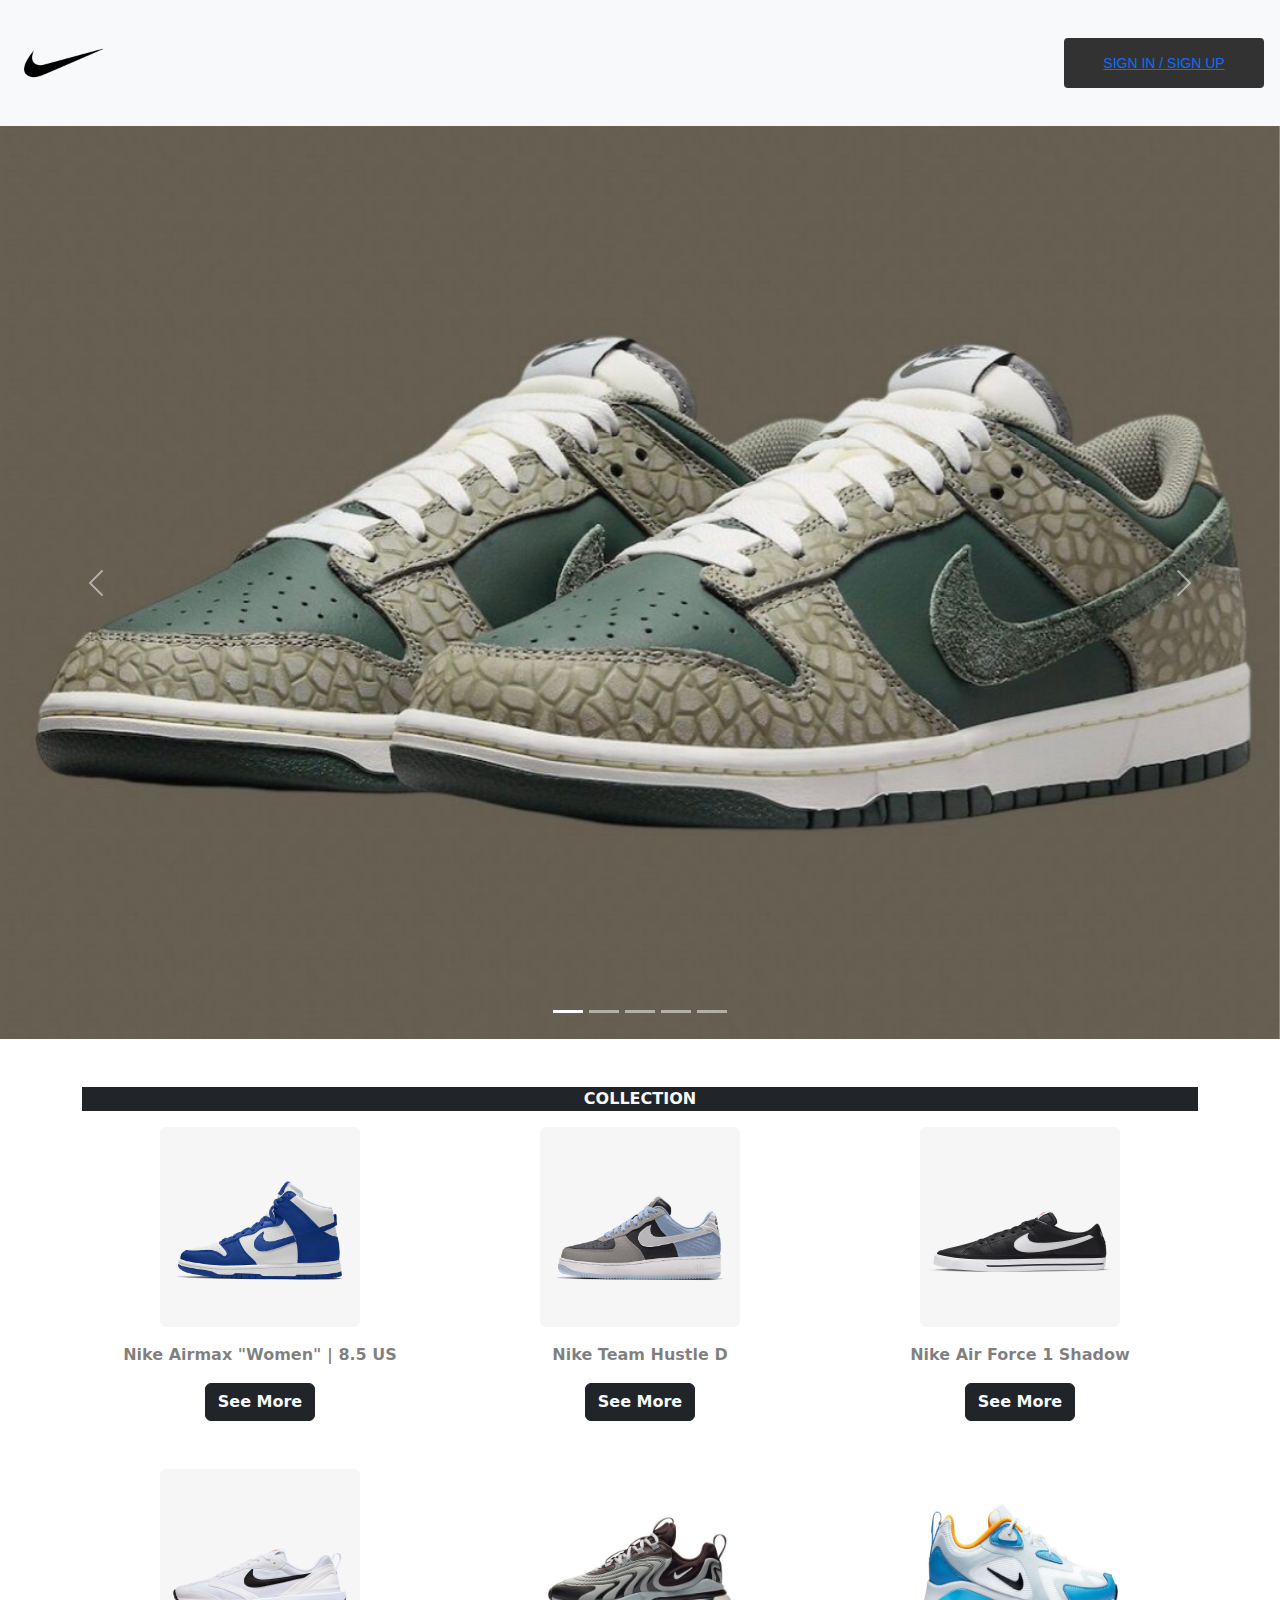
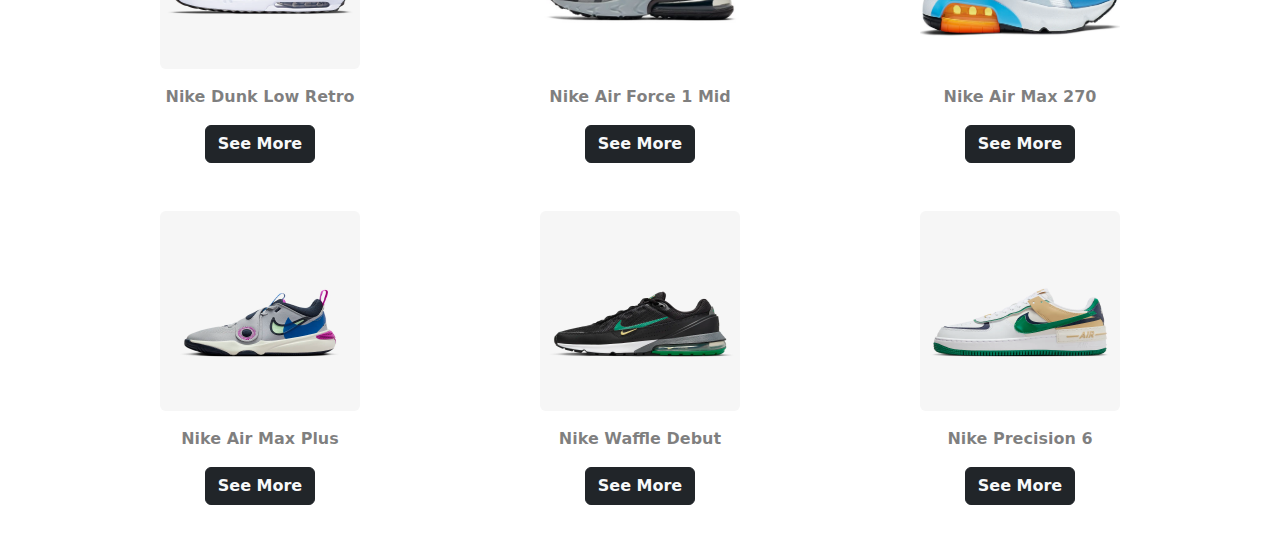
<file: index.html>
<!DOCTYPE html>
<html lang="en">

<head>
    <meta charset="UTF-8">
    <meta name="viewport" content="width=device-width, initial-scale=1.0">
    <link href="https://cdn.jsdelivr.net/npm/bootstrap@5.3.3/dist/css/bootstrap.min.css" rel="stylesheet"
        integrity="sha384-QWTKZyjpPEjISv5WaRU9OFeRpok6YctnYmDr5pNlyT2bRjXh0JMhjY6hW+ALEwIH" crossorigin="anonymous">
    <title>Kick Shoes Web</title>
</head>

<body>

    <!---navbar--->
    <nav class="navbar navbar-expand-sm bg-light navbar-dark">
        <div class="container-fluid">
            <a class="navbar-brand" href="#">
                <img src="Image/nike-4-logo-png-transparent.png" alt="MaH-logo Logo" style="width: 100px; height: 100px;">
            </a>
        </div>
        <style>
            .custom-btn {
                height: 50px;
                width: 200px;
                background-color: #323232;
                color: #000000;
                text-align: center;
                font-family: Arial, Helvetica, sans-serif;
            }
        </style>
        <div class="me-3">
            <button type="button" class="btn custom-btn btn-sm"><a href="signinup.html">SIGN IN / SIGN UP</a></button>
        </div>
    </nav>

    <!--carousel-->
    <div id="demo" class="carousel slide" data-bs-ride="carousel">

        <!-- Indicators/dots -->
        <div class="carousel-indicators">
            <button type="button" data-bs-target="#demo" data-bs-slide-to="0" class="active"></button>
            <button type="button" data-bs-target="#demo" data-bs-slide-to="1"></button>
            <button type="button" data-bs-target="#demo" data-bs-slide-to="2"></button>
            <button type="button" data-bs-target="#demo" data-bs-slide-to="3"></button>
            <button type="button" data-bs-target="#demo" data-bs-slide-to="4"></button>
        </div>

        <!-- The slideshow/carousel -->
        <div class="carousel-inner">
            <div class="carousel-item active">
                <img src="Image/12.jpg" alt="Los Angeles" class="d-block w-100">
            </div>
            <div class="carousel-item">
                <img src="Image/13.jpeg" alt="Chicago" class="d-block w-100">
            </div>
            <div class="carousel-item">
                <img src="Image/13.jpeg" alt="New York" class="d-block w-100">
            </div>
            <div class="carousel-item">
                <img src="Image/15.jpeg" alt="New York" class="d-block w-100">
            </div>
            <div class="carousel-item">
                <img src="Image/16.jpeg" alt="New York" class="d-block w-100">
            </div>
        </div>

        <!-- Left and right controls/icons -->
        <button class="carousel-control-prev" type="button" data-bs-target="#demo" data-bs-slide="prev">
            <span class="carousel-control-prev-icon"></span>
        </button>
        <button class="carousel-control-next" type="button" data-bs-target="#demo" data-bs-slide="next">
            <span class="carousel-control-next-icon"></span>
        </button>
    </div>

    <!--Header-->

    <!--Section Description-->
    <div class="container mt-5">
        <strong>
            <p class="text-center text-bg-dark text-wrap text-light">COLLECTION</p>
        </strong>
    </div>

    <!--Columns-->
    <div class="container text-center">
        <div class="row align-items-start">
            <div class="col">
                <img src="Image/1.png" class="rounded" height="200px" width="200px" alt="mah-bag-white">
                <p class="text-center mt-3 text-black-50"><strong>Nike Airmax "Women" | 8.5 US</strong></p>
                <!-- Button to Open the Modal -->
                <button type="button" class="btn btn-dark text-light" data-bs-toggle="modal"
                    data-bs-target="#myModal"><strong> See More</strong>
                </button>

                <!-- The Modal -->
                <div class="modal" id="myModal">
                    <div class="modal-dialog">
                        <div class="modal-content">

                            <!-- Modal Header -->
                            <div class="modal-header">
                                <h4 class="modal-title">Nike Airmax "Women" | 8.5 US</h4>
                                <button type="button" class="btn-close" data-bs-dismiss="modal"></button>
                            </div>

                            <!-- Modal body -->
                            <div class="modal-body">
                                Air for Running
Run farther. Do it for longer. Built to last with each step, Nike Air Zoom absorbs impact so that you can take the world in strides. Time to outpace your fiercest competition: yourself.

Pictured: AlphaFly 3, Pegasus 41, Air Zoom Maxfly 2 in the Nike Blueprint Pack.

                            </div>

                            <!-- Modal footer -->
                            <div class="modal-footer">
                                <button type="button" class="btn btn-warning text-light"
                                    data-bs-dismiss="modal">Close</button>
                            </div>

                        </div>
                    </div>
                </div>
            </div>
            <div class="col">
                <img src="Image/2.png" class="rounded" height="200px" width="200px" alt="mah-bag-pink">
                <p class="text-center mt-3 text-black-50"><strong>Nike Team Hustle D</strong></p>
                <!-- Button to Open the Modal -->
                <button type="button" class="btn btn-warning btn-dark text-light" data-bs-toggle="modal"
                    data-bs-target="#myModal"><strong> See More</strong>
                </button>

                <!-- The Modal -->
                <div class="modal" id="myModal">
                    <div class="modal-dialog">
                        <div class="modal-content">

                            <!-- Modal Header -->
                            <div class="modal-header">
                                <h4 class="modal-title">Nike Team Hustle D</h4>
                                <button type="button" class="btn-close" data-bs-dismiss="modal"></button>
                            </div>

                            <!-- Modal body -->
                            <div class="modal-body">
                                Air for Running
Run farther. Do it for longer. Built to last with each step, Nike Air Zoom absorbs impact so that you can take the world in strides. Time to outpace your fiercest competition: yourself.

Pictured: AlphaFly 3, Pegasus 41, Air Zoom Maxfly 2 in the Nike Blueprint Pack.
                            </div>

                            <!-- Modal footer -->
                            <div class="modal-footer">
                                <button type="button" class="btn btn-warning text-light"
                                    data-bs-dismiss="modal">Close</button>
                            </div>

                        </div>
                    </div>
                </div>
            </div>
            <div class="col">
                <img src="Image/3.png" class="rounded" height="200px" width="200px" alt="mah-bag-green">
                <p class="text-center mt-3 text-black-50"><strong>Nike Air Force 1 Shadow</strong></p>
                <!-- Button to Open the Modal -->
                <button type="button" class="btn btn-dark text-light" data-bs-toggle="modal"
                    data-bs-target="#myModal"><strong> See More</strong>
                </button>

                <!-- The Modal -->
                <div class="modal" id="myModal">
                    <div class="modal-dialog">
                        <div class="modal-content">

                            <!-- Modal Header -->
                            <div class="modal-header">
                                <h4 class="modal-title">Nike Air Force 1 Shadow</h4>
                                <button type="button" class="btn-close" data-bs-dismiss="modal"></button>
                            </div>

                            <!-- Modal body -->
                            <div class="modal-body">
                                Air for Running
Run farther. Do it for longer. Built to last with each step, Nike Air Zoom absorbs impact so that you can take the world in strides. Time to outpace your fiercest competition: yourself.

Pictured: AlphaFly 3, Pegasus 41, Air Zoom Maxfly 2 in the Nike Blueprint Pack.
                            </div>

                            <!-- Modal footer -->
                            <div class="modal-footer">
                                <button type="button" class="btn btn-warning text-light"
                                    data-bs-dismiss="modal">Close</button>
                            </div>

                        </div>
                    </div>
                </div>
            </div>
        </div>
    </div>
    <div class="container text-center mt-5">
        <div class="row align-items-start">
            <div class="col">
                <img src="Image/4.png" class="rounded" height="200px" width="200px" alt="mah-bag-yellow">
                <p class="text-center mt-3 text-black-50"><strong>Nike Dunk Low Retro</strong></p>
                <!-- Button to Open the Modal -->
                <button type="button" class="btn btn-warning btn-dark text-light" data-bs-toggle="modal"
                    data-bs-target="#myModal"><strong> See More</strong>
                </button>

                <!-- The Modal -->
                <div class="modal" id="myModal">
                    <div class="modal-dialog">
                        <div class="modal-content">

                            <!-- Modal Header -->
                            <div class="modal-header">
                                <h4 class="modal-title">Nike Dunk Low Retro</h4>
                                <button type="button" class="btn-close" data-bs-dismiss="modal"></button>
                            </div>

                            <!-- Modal body -->
                            <div class="modal-body">
                                Air for Running
Run farther. Do it for longer. Built to last with each step, Nike Air Zoom absorbs impact so that you can take the world in strides. Time to outpace your fiercest competition: yourself.

Pictured: AlphaFly 3, Pegasus 41, Air Zoom Maxfly 2 in the Nike Blueprint Pack.
                            </div>

                            <!-- Modal footer -->
                            <div class="modal-footer">
                                <button type="button" class="btn btn-warning text-light"
                                    data-bs-dismiss="modal">Close</button>
                            </div>

                        </div>
                    </div>
                </div>
            </div>
            <div class="col">
                <img src="Image/m613590.jpeg" class="rounded" height="200px" width="200px" alt="mah-bag-black">
                <p class="text-center mt-3 text-black-50"><strong>Nike Air Force 1 Mid</strong></p>
                <!-- Button to Open the Modal -->
                <button type="button" class="btn btn-warning btn-dark text-light" data-bs-toggle="modal"
                    data-bs-target="#myModal"><strong> See More</strong>
                </button>

                <!-- The Modal -->
                <div class="modal" id="myModal">
                    <div class="modal-dialog">
                        <div class="modal-content">

                            <!-- Modal Header -->
                            <div class="modal-header">
                                <h4 class="modal-title">Nike Air Force 1 Mid</h4>
                                <button type="button" class="btn-close" data-bs-dismiss="modal"></button>
                            </div>

                            <!-- Modal body -->
                            <div class="modal-body">
                                Air for Running
Run farther. Do it for longer. Built to last with each step, Nike Air Zoom absorbs impact so that you can take the world in strides. Time to outpace your fiercest competition: yourself.

Pictured: AlphaFly 3, Pegasus 41, Air Zoom Maxfly 2 in the Nike Blueprint Pack.
                            </div>

                            <!-- Modal footer -->
                            <div class="modal-footer">
                                <button type="button" class="btn btn-warning text-light"
                                    data-bs-dismiss="modal">Close</button>
                            </div>

                        </div>
                    </div>
                </div>
            </div>
            <div class="col">
                <img src="Image/Nike-Air-Max-200-White-University-Blue-W.webp" class="rounded" height="200px" width="200px" alt="mah-bag-orange">
                <p class="text-center mt-3 text-black-50"><strong>Nike Air Max 270</strong></p>
                <!-- Button to Open the Modal -->
                <button type="button" class="btn btn-warning btn-dark text-light" data-bs-toggle="modal"
                    data-bs-target="#myModal"><strong> See More</strong>
                </button>

                <!-- The Modal -->
                <div class="modal" id="myModal">
                    <div class="modal-dialog">
                        <div class="modal-content">

                            <!-- Modal Header -->
                            <div class="modal-header">
                                <h4 class="modal-title">Nike Air Max 270</h4>
                                <button type="button" class="btn-close" data-bs-dismiss="modal"></button>
                            </div>

                            <!-- Modal body -->
                            <div class="modal-body">
                                Air for Running
Run farther. Do it for longer. Built to last with each step, Nike Air Zoom absorbs impact so that you can take the world in strides. Time to outpace your fiercest competition: yourself.

Pictured: AlphaFly 3, Pegasus 41, Air Zoom Maxfly 2 in the Nike Blueprint Pack.
                            </div>

                            <!-- Modal footer -->
                            <div class="modal-footer">
                                <button type="button" class="btn btn-warning text-light"
                                    data-bs-dismiss="modal">Close</button>
                            </div>

                        </div>
                    </div>
                </div>
            </div>
            <div class="container text-center mt-5">
                <div class="row align-items-start">
                    <div class="col">
                        <img src="Image/7.png" class="rounded" height="200px" width="200px"
                            alt="mah-bag-yellow">
                        <p class="text-center mt-3 text-black-50"><strong>Nike Air Max Plus</strong>
                        </p>
                        <!-- Button to Open the Modal -->
                        <button type="button" class="btn btn-warning btn-dark text-light" data-bs-toggle="modal"
                            data-bs-target="#myModal"><strong> See More</strong>
                        </button>

                        <!-- The Modal -->
                        <div class="modal" id="myModal">
                            <div class="modal-dialog">
                                <div class="modal-content">

                                    <!-- Modal Header -->
                                    <div class="modal-header">
                                        <h4 class="modal-title">Nike Air Max Plus</h4>
                                        <button type="button" class="btn-close" data-bs-dismiss="modal"></button>
                                    </div>

                                    <!-- Modal body -->
                                    <div class="modal-body">
                                        Air for Running
Run farther. Do it for longer. Built to last with each step, Nike Air Zoom absorbs impact so that you can take the world in strides. Time to outpace your fiercest competition: yourself.

Pictured: AlphaFly 3, Pegasus 41, Air Zoom Maxfly 2 in the Nike Blueprint Pack.

                                    </div>

                                    <!-- Modal footer -->
                                    <div class="modal-footer">
                                        <button type="button" class="btn btn-warning text-light"
                                            data-bs-dismiss="modal">Close</button>
                                    </div>

                                </div>
                            </div>
                        </div>
                    </div>
                    <div class="col">
                        <img src="Image/5.png" class="rounded" height="200px" width="200px"
                            alt="mah-bag-snowwhite">
                        <p class="text-center mt-3 text-black-50"><strong>Nike Waffle Debut</strong>
                        </p>
                        <!-- Button to Open the Modal -->
                        <button type="button" class="btn btn-warning btn-dark text-light" data-bs-toggle="modal"
                            data-bs-target="#myModal"><strong> See More</strong>
                        </button>

                        <!-- The Modal -->
                        <div class="modal" id="myModal">
                            <div class="modal-dialog">
                                <div class="modal-content">

                                    <!-- Modal Header -->
                                    <div class="modal-header">
                                        <h4 class="modal-title">Nike Waffle Debut
                                        </h4>
                                        <button type="button" class="btn-close" data-bs-dismiss="modal"></button>
                                    </div>

                                    <!-- Modal body -->
                                    <div class="modal-body">
                                        Air for Running
Run farther. Do it for longer. Built to last with each step, Nike Air Zoom absorbs impact so that you can take the world in strides. Time to outpace your fiercest competition: yourself.

Pictured: AlphaFly 3, Pegasus 41, Air Zoom Maxfly 2 in the Nike Blueprint Pack.

                                    </div>

                                    <!-- Modal footer -->
                                    <div class="modal-footer">
                                        <button type="button" class="btn btn-warning text-light"
                                            data-bs-dismiss="modal">Close</button>
                                    </div>

                                </div>
                            </div>
                        </div>
                    </div>
                    <div class="col">
                        <img src="Image/6.png" class="rounded" height="200px" width="200px"
                            alt="mah-bag-yelloworange">
                        <p class="text-center mt-3 text-black-50"><strong>Nike Precision 6</strong>
                        </p>
                        <!-- Button to Open the Modal -->
                        <button type="button" class="btn btn-warning btn-dark text-light" data-bs-toggle="modal"
                            data-bs-target="#myModal"><strong> See More</strong>
                        </button>

                        <!-- The Modal -->
                        <div class="modal" id="myModal">
                            <div class="modal-dialog">
                                <div class="modal-content">

                                    <!-- Modal Header -->
                                    <div class="modal-header">
                                        <h4 class="modal-title">Nike Precision 6
                                        </h4>
                                        <button type="button" class="btn-close" data-bs-dismiss="modal"></button>
                                    </div>

                                    <!-- Modal body -->
                                    <div class="modal-body">
                                        Air for Running
Run farther. Do it for longer. Built to last with each step, Nike Air Zoom absorbs impact so that you can take the world in strides. Time to outpace your fiercest competition: yourself.

Pictured: AlphaFly 3, Pegasus 41, Air Zoom Maxfly 2 in the Nike Blueprint Pack.

                                    </div>

                                    <!-- Modal footer -->
                                    <div class="modal-footer">
                                        <button type="button" class="btn btn-warning text-light"
                                            data-bs-dismiss="modal">Close</button>
                                    </div>

                                </div>
                            </div>
                        </div>
                    </div>

                    <!--footer-->
                    <footer>
                        <p class="mt-5"></p>
                    </footer>
</body>

<script src="https://cdn.jsdelivr.net/npm/bootstrap@5.3.3/dist/js/bootstrap.bundle.min.js"
    integrity="sha384-YvpcrYf0tY3lHB60NNkmXc5s9fDVZLESaAA55NDzOxhy9GkcIdslK1eN7N6jIeHz"
    crossorigin="anonymous"></script>

</html>
</file>
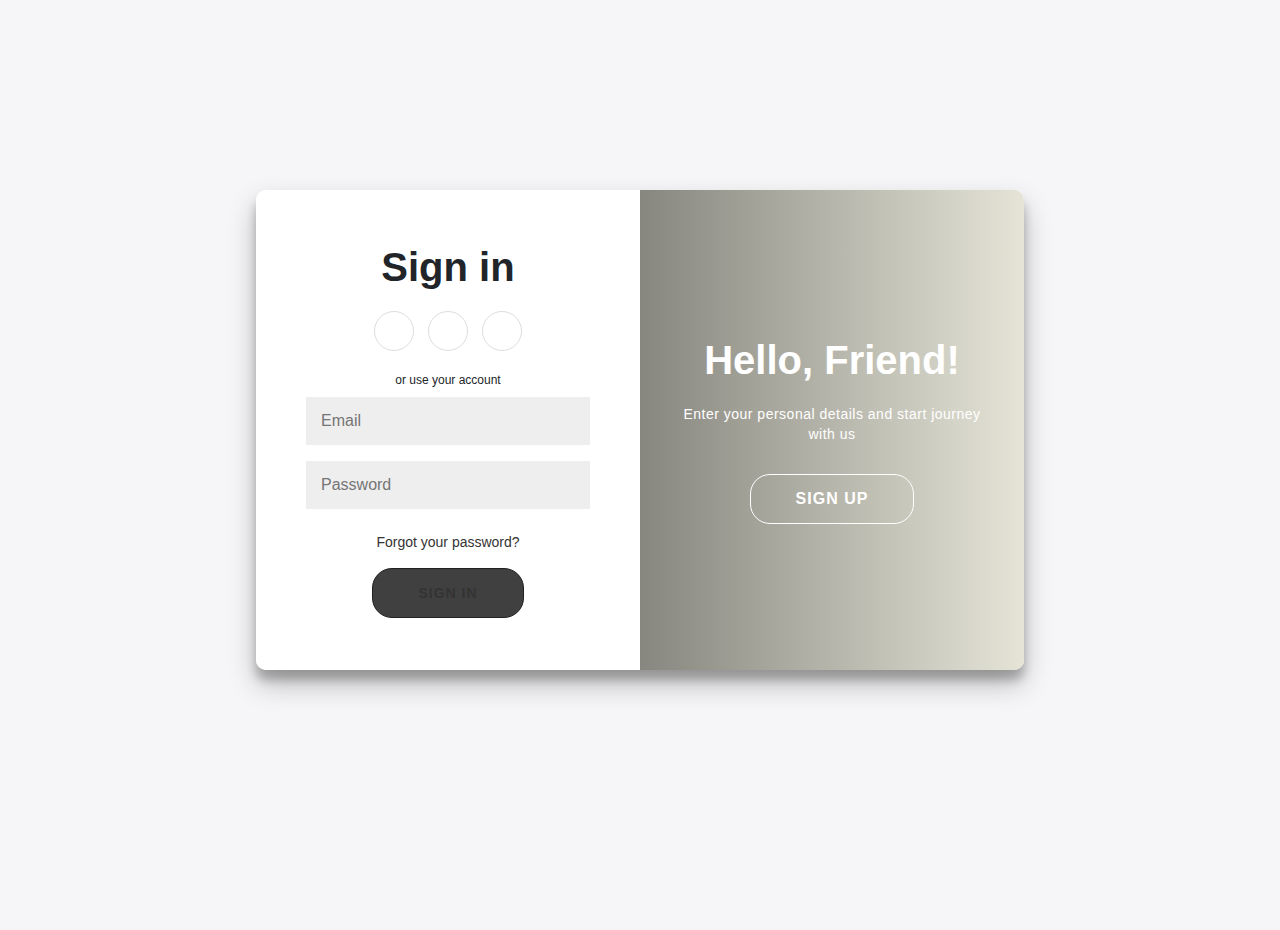
<file: signinup.html>
<!DOCTYPE html>
<html lang="en">

<head>
    <meta charset="UTF-8">
    <meta name="viewport" content="width=device-width, initial-scale=1.0">
    <link href="https://cdn.jsdelivr.net/npm/bootstrap@5.3.3/dist/css/bootstrap.min.css" rel="stylesheet"
        integrity="sha384-QWTKZyjpPEjISv5WaRU9OFeRpok6YctnYmDr5pNlyT2bRjXh0JMhjY6hW+ALEwIH" crossorigin="anonymous">
    <Link rel="stylesheet" href="style.css">
    <link rel="stylesheet" href="https://cdnjs.cloudflare.com/ajax/libs/font-awesome/6.5.2/css/all.min.css"
        integrity="sha512-SnH5WK+bZxgPHs44uWIX+LLJAJ9/2PkPKZ5QiAj6Ta86w+fsb2TkcmfRyVX3pBnMFcV7oQPJkl9QevSCWr3W6A=="
        crossorigin="anonymous" referrerpolicy="no-referrer" />
    <title>Sign In | MaH</title>
</head>
<link rel="stylesheet" href="style.css">

<body>

    <div class="container" id="container">
        <div class="form-container sign-up-container">
            <form action="#">
                <h1>Create Account</h1>
                <div class="social-container">
                    <a href="https://www.facebook.com/login/" class="social"><i class="fab fa-facebook-f"></i></a>
                    <a href="#" class="social"><i class="fab fa-google-plus-g"></i></a>
                    <a href="#" class="social"><i class="fab fa-linkedin-in"></i></a>
                </div>
                <span>or use your email for registration</span>
                <input type="text" placeholder="Name" />
                <input type="email" placeholder="Email" />
                <input type="password" placeholder="Password" />
                <button>Sign Up</button>
            </form>
        </div>
        <div class="form-container sign-in-container">
            <form action="#">
                <h1>Sign in</h1>
                <div class="social-container">
                    <a href="#" class="social"><i class="fab fa-facebook-f"></i></a>
                    <a href="#" class="social"><i class="fab fa-google-plus-g"></i></a>
                    <a href="#" class="social"><i class="fab fa-linkedin-in"></i></a>
                </div>
                <span>or use your account</span>
                <input type="email" placeholder="Email" />
                <input type="password" placeholder="Password" />
                <a href="#">Forgot your password?</a>
                <button><a href="index.html">Sign In</a></button>
            </form>
        </div>
        <div class="overlay-container">
            <div class="overlay">
                <div class="overlay-panel overlay-left">
                    <h1>Welcome Back!</h1>
                    <p>To keep connected with us please login with your personal info</p>
                    <button class="ghost" id="signIn">Sign In</button>
                </div>
                <div class="overlay-panel overlay-right">
                    <h1>Hello, Friend!</h1>
                    <p>Enter your personal details and start journey with us</p>
                    <button class="ghost" id="signUp">Sign Up</button>
                </div>
            </div>
        </div>
    </div>

</body>
<script src="https://cdn.jsdelivr.net/npm/bootstrap@5.3.3/dist/js/bootstrap.bundle.min.js"
    integrity="sha384-YvpcrYf0tY3lHB60NNkmXc5s9fDVZLESaAA55NDzOxhy9GkcIdslK1eN7N6jIeHz"
    crossorigin="anonymous"></script>
<script src="script.js"></script>

</html>
</file>
<file: style.css>
.form-container url('https://fonts.googleapis.com/css?family=Montserrat:400,800');

* {
    box-sizing: border-box;
}

body {
    background: #f6f5f7;
    display: flex;
    justify-content: center;
    align-items: center;
    flex-direction: column;
    font-family: 'Montserrat', sans-serif;
    height: 100vh;
    margin: -20px 0 50px;
}

h1 {
    font-weight: bold;
    margin: 0;
}

h2 {
    text-align: center;
}

p {
    font-size: 14px;
    font-weight: 100;
    line-height: 20px;
    letter-spacing: 0.5px;
    margin: 20px 0 30px;
}

span {
    font-size: 12px;
}

a {
    color: #333;
    font-size: 14px;
    text-decoration: none;
    margin: 15px 0;
}

button {
    border-radius: 20px;
    border: 1px solid #212121;
    background-color: #404040;
    color: #FFFFFF;#ffd61e
    font-size: 12px;
    font-weight: bold;
    padding: 12px 45px;
    letter-spacing: 1px;
    text-transform: uppercase;
    transition: transform 80ms ease-in;
}

button:active {
    transform: scale(0.95);
}

button:focus {
    outline: none;
}

button.ghost {
    background-color: transparent;
    border-color: #FFFFFF;
}

form {
    background-color: #FFFFFF;
    display: flex;
    align-items: center;
    justify-content: center;
    flex-direction: column;
    padding: 0 50px;
    height: 100%;
    text-align: center;
}

input {
    background-color: #eee;
    border: none;
    padding: 12px 15px;
    margin: 8px 0;
    width: 100%;
}

.container {
    background-color: #fff;
    border-radius: 10px;
    box-shadow: 0 14px 28px rgba(0, 0, 0, 0.25),
        0 10px 10px rgba(0, 0, 0, 0.22);
    position: relative;
    overflow: hidden;
    width: 768px;
    max-width: 100%;
    min-height: 480px;
}

.form-container {
    position: absolute;
    top: 0;
    height: 100%;
    transition: all 0.6s ease-in-out;
}

.sign-in-container {
    left: 0;
    width: 50%;
    z-index: 2;
}

.container.right-panel-active .sign-in-container {
    transform: translateX(100%);
}

.sign-up-container {
    left: 0;
    width: 50%;
    opacity: 0;
    z-index: 1;
}

.container.right-panel-active .sign-up-container {
    transform: translateX(100%);
    opacity: 1;
    z-index: 5;
    animation: show 0.6s;
}

@keyframes show {

    0%,
    49.99% {
        opacity: 0;
        z-index: 1;
    }

    50%,
    100% {
        opacity: 1;
        z-index: 5;
    }
}

.overlay-container {
    position: absolute;
    top: 0;
    left: 50%;
    width: 50%;
    height: 100%;
    overflow: hidden;
    transition: transform 0.6s ease-in-out;
    z-index: 100;
}

.container.right-panel-active .overlay-container {
    transform: translateX(-100%);
}

.overlay {
    background: #616055;
    background: -webkit-linear-gradient(to right, #201e1d, #d1c6b7);
    background: linear-gradient(to right, #2a2927, #e5e4d7);
    background-repeat: no-repeat;
    background-size: cover;
    background-position: 0 0;
    color: #FFFFFF;
    position: relative;
    left: -100%;
    height: 100%;
    width: 200%;
    transform: translateX(0);
    transition: transform 0.6s ease-in-out;
}

.container.right-panel-active .overlay {
    transform: translateX(50%);
}

.overlay-panel {
    position: absolute;
    display: flex;
    align-items: center;
    justify-content: center;
    flex-direction: column;
    padding: 0 40px;
    text-align: center;
    top: 0;
    height: 100%;
    width: 50%;
    transform: translateX(0);
    transition: transform 0.6s ease-in-out;
}

.overlay-left {
    transform: translateX(-20%);
}

.container.right-panel-active .overlay-left {
    transform: translateX(0);
}

.overlay-right {
    right: 0;
    transform: translateX(0);
}

.container.right-panel-active .overlay-right {
    transform: translateX(20%);
}

.social-container {
    margin: 20px 0;
}

.social-container a {
    border: 1px solid #DDDDDD;
    border-radius: 50%;
    display: inline-flex;
    justify-content: center;
    align-items: center;
    margin: 0 5px;
    height: 40px;
    width: 40px;
}
</file>
